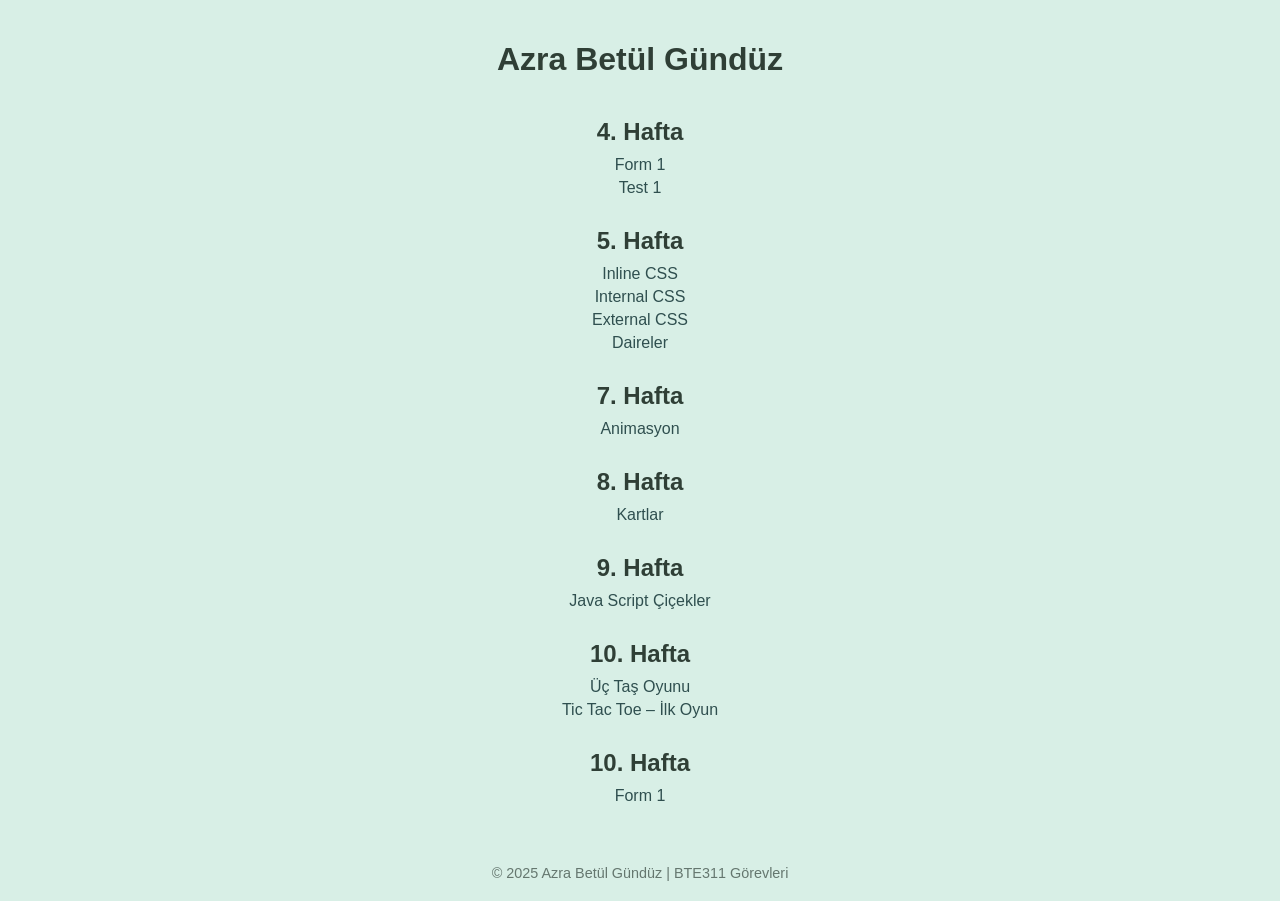
<file: index.html>
<!-- Updated at 2026-01-13 20:30 -->
<!DOCTYPE html>
<html lang="tr">
<head>
  <meta charset="UTF-8">
  <meta name="viewport" content="width=device-width, initial-scale=1.0">
  <title>Azra Betül Gündüz - BTE311 Görevleri</title>

  <style>

    body {
      background-color: #d8efe6;
      font-family: Arial, sans-serif;
      color: #2f3f36;
      margin: 0;
      padding: 20px;
      text-align: center; /* tüm içerik ortalı */
    }

    h1 {
      margin-bottom: 40px;
    }

    h2 {
      margin: 30px 0 10px 0;
    }

    nav ul {
      list-style-type: none; /* noktaları kaldır */
      padding: 0;
      margin: 0;
    }

    nav ul li {
      margin: 5px 0;
    }

    nav ul li a {
      text-decoration: none;
      color: #2f4f4f;
    }

    nav ul li a:hover {
      text-decoration: underline; /* hover basitçe altı çizilsin */
    }

    footer {
      margin-top: 60px;
      font-size: 0.9em;
      color: #65776f;
    }
  </style>
</head>
<body>

  <h1>Azra Betül Gündüz</h1>

  <h2>4. Hafta</h2>
  <nav>
    <ul>
      <li><a href="form1.html">Form 1</a></li>
      <li><a href="test1.html">Test 1</a></li>
    </ul>
  </nav>

  
  <h2>5. Hafta</h2>
  <nav>
    <ul>
      <li><a href="inlinecss.html">Inline CSS</a></li>
      <li><a href="internalcss.html">Internal CSS</a></li>
      <li><a href="externalcss.html">External CSS</a></li>
      <li><a href="daireler.html">Daireler</a></li>
    </ul>
  </nav>

  
  <h2>7. Hafta</h2>
  <nav>
    <ul>
      <li><a href="animasyon.html">Animasyon</a></li>
    </ul>
  </nav>
  
   <h2>8. Hafta</h2>
  <nav>
    <ul>
     <li><a href="ulkeler.html">Kartlar</a></li>
    </ul>
  </nav>

  <h2>9. Hafta</h2>
  <nav>
    <ul>
     <li><a href="Hafta%209/index.html">Java Script Çiçekler</a></li>
    </ul>
  </nav>

<h2>10. Hafta</h2>
<nav>
  <ul>
    <li><a href="oyunlar/duzenlenmis_oyun/index.html">
      Üç Taş Oyunu
    </a></li>

    <li><a href="oyunlar/ilk_oyun/index.html">
      Tic Tac Toe – İlk Oyun
    </a></li>
  </ul>
</nav>

  <h2>10. Hafta</h2>
  <nav>
    <ul>
      <li><a href="http://localhost/index.php">Form 1</a></li>
    </ul>
  </nav>


  <footer>
    © 2025 Azra Betül Gündüz | BTE311 Görevleri
  </footer>

</body>
</html>
</file>
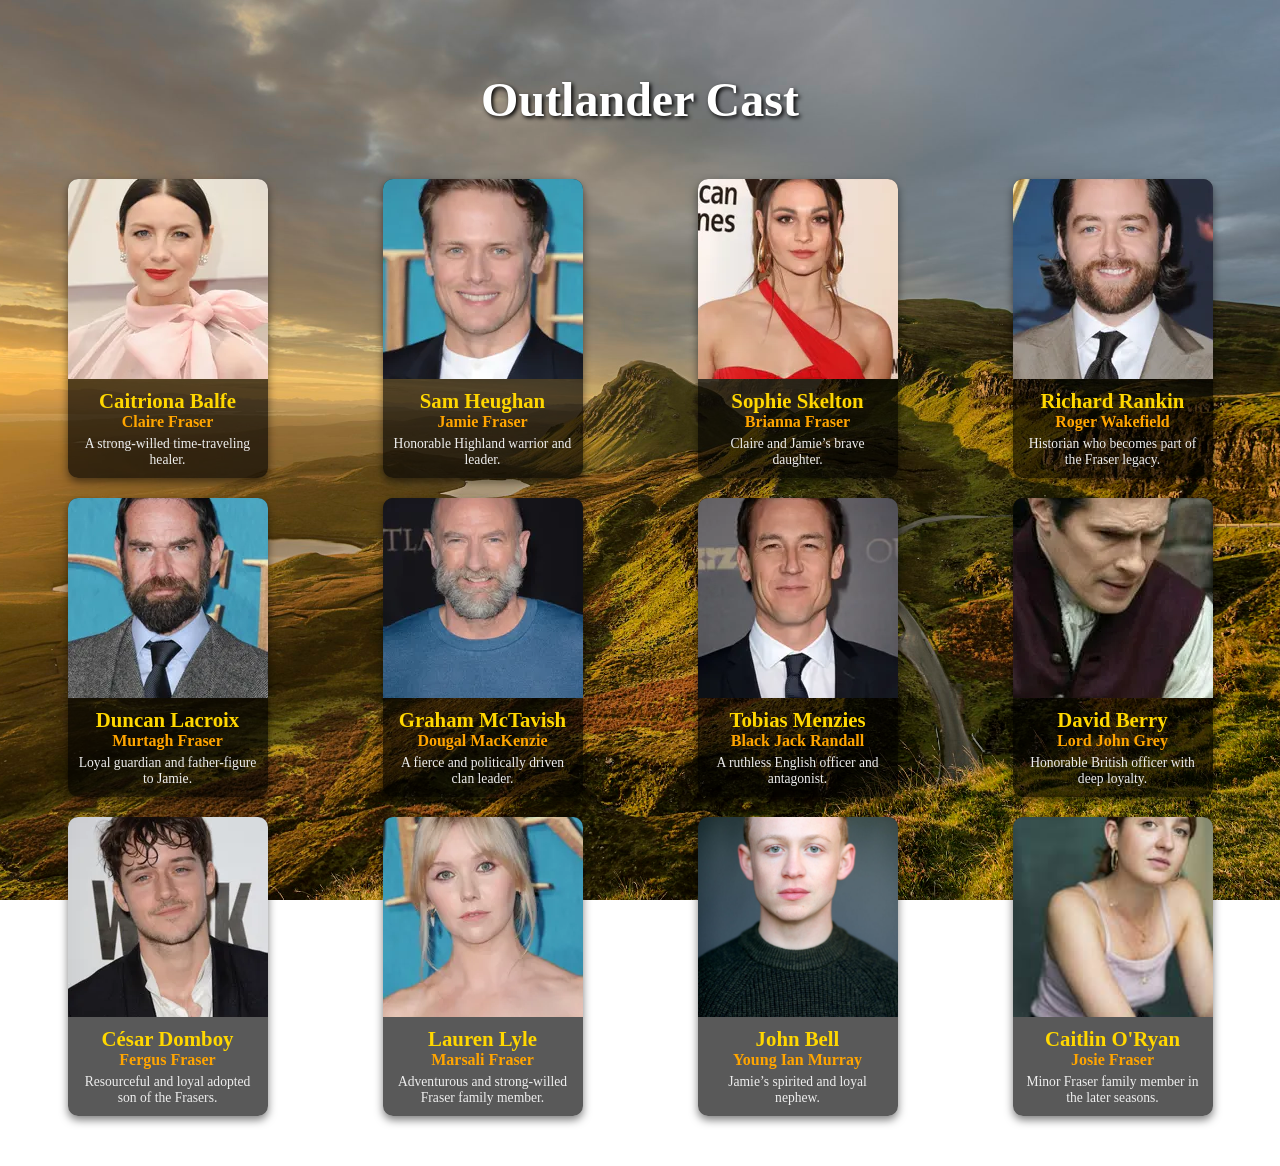
<file: hafta 8/index.html>
<!DOCTYPE html>
<html lang="en">
<head>
<meta charset="UTF-8">
<meta name="viewport" content="width=device-width, initial-scale=1.0">
<title>Outlander Cast</title>
<style>
body {
  margin: 0;
  font-family: 'Georgia', serif;
  background: url('scotland_wallpapers.jpeg') no-repeat center center fixed;
  background-size: cover;
  color: #fff;
}

h1 {
  text-align: center;
  padding: 40px 0 20px 0;
  text-shadow: 2px 2px 4px black;
  font-size: 3rem;
}

.container {
  display: grid;
  grid-template-columns: repeat(4, 1fr); /* 4 sütun */
  grid-auto-rows: auto;
  gap: 20px;
  padding: 0 20px 50px 20px;
  justify-items: center; /* ortala */
}

.card {
  background: rgba(0,0,0,0.65);
  border-radius: 10px;
  overflow: hidden;
  width: 200px;
  display: flex;
  flex-direction: column;
  text-align: center;
  box-shadow: 0 4px 8px rgba(0,0,0,0.5);
  transition: transform 0.3s;
}

.card:hover {
  transform: scale(1.05);
}

.card img {
  width: 100%;
  height: 200px; /* resim dolu alan */
  object-fit: cover;
  display: block;
}

.card h2 {
  margin: 10px 0 0 0;
  font-size: 1.3rem;
  color: #ffd700;
}

.card h3 {
  margin: 0 0 5px 0;
  font-size: 1rem;
  color: #ffa500;
}

.card p {
  margin: 0 10px 10px 10px;
  font-size: 0.85rem;
  color: #eee;
}
</style>
</head>
<body>

<h1>Outlander Cast</h1>

<div class="container">
  <div class="card">
    <img src="foti1.webp" alt="Caitriona Balfe">
    <h2>Caitriona Balfe</h2>
    <h3>Claire Fraser</h3>
    <p>A strong-willed time-traveling healer.</p>
  </div>

  <div class="card">
    <img src="foti2.webp" alt="Sam Heughan">
    <h2>Sam Heughan</h2>
    <h3>Jamie Fraser</h3>
    <p>Honorable Highland warrior and leader.</p>
  </div>

  <div class="card">
    <img src="foti3.webp" alt="Tobias Menzies">
    <h2>Sophie Skelton</h2>
    <h3>Brianna Fraser</h3>
    <p>Claire and Jamie’s brave daughter.</p>
  </div>

  <div class="card">
    <img src="foti4.webp" alt="Tobias Menzies">
    <h2>Richard Rankin</h2>
    <h3>Roger Wakefield</h3>
    <p>Historian who becomes part of the Fraser legacy.</p>
  </div>

  <div class="card">
    <img src="foti5.webp" alt="Duncan Lacroix">
    <h2>Duncan Lacroix</h2>
    <h3>Murtagh Fraser</h3>
    <p>Loyal guardian and father-figure to Jamie.</p>
  </div>

  <div class="card">
    <img src="foti9.webp" alt="Graham McTavish">
    <h2>Graham McTavish</h2>
    <h3>Dougal MacKenzie</h3>
    <p>A fierce and politically driven clan leader.</p>
  </div>

  <div class="card">
    <img src="foti7.webp" alt="Lotte Verbeek">
    <h2>Tobias Menzies</h2>
    <h3>Black Jack Randall</h3>
    <p>A ruthless English officer and antagonist.</p>
  </div>

  <div class="card">
    <img src="foti8.webp" alt="Laura Donnelly">
    <h2>David Berry</h2>
    <h3>Lord John Grey</h3>
    <p>Honorable British officer with deep loyalty.</p>
  </div>

  <div class="card">
    <img src="foti6.webp" alt="César Domboy">
    <h2>César Domboy</h2>
    <h3>Fergus Fraser</h3>
    <p>Resourceful and loyal adopted son of the Frasers.</p>
  </div>

  <div class="card">
    <img src="foti10.webp" alt="Richard Rankin">
    <h2>Lauren Lyle</h2>
    <h3>Marsali Fraser</h3>
    <p>Adventurous and strong-willed Fraser family member.</p>
  </div>

  <div class="card">
    <img src="foti11.jpg" alt="David Berry">
    <h2>John Bell</h2>
    <h3>Young Ian Murray</h3>
    <p>Jamie’s spirited and loyal nephew.</p>
  </div>

  <div class="card">
    <img src="foti12.jpeg" alt="Sophie Skelton">
    <h2>Caitlin O'Ryan</h2>
    <h3>Josie Fraser</h3>
    <p>Minor Fraser family member in the later seasons.</p>
  </div>
</div>

</body>
</html>
</file>
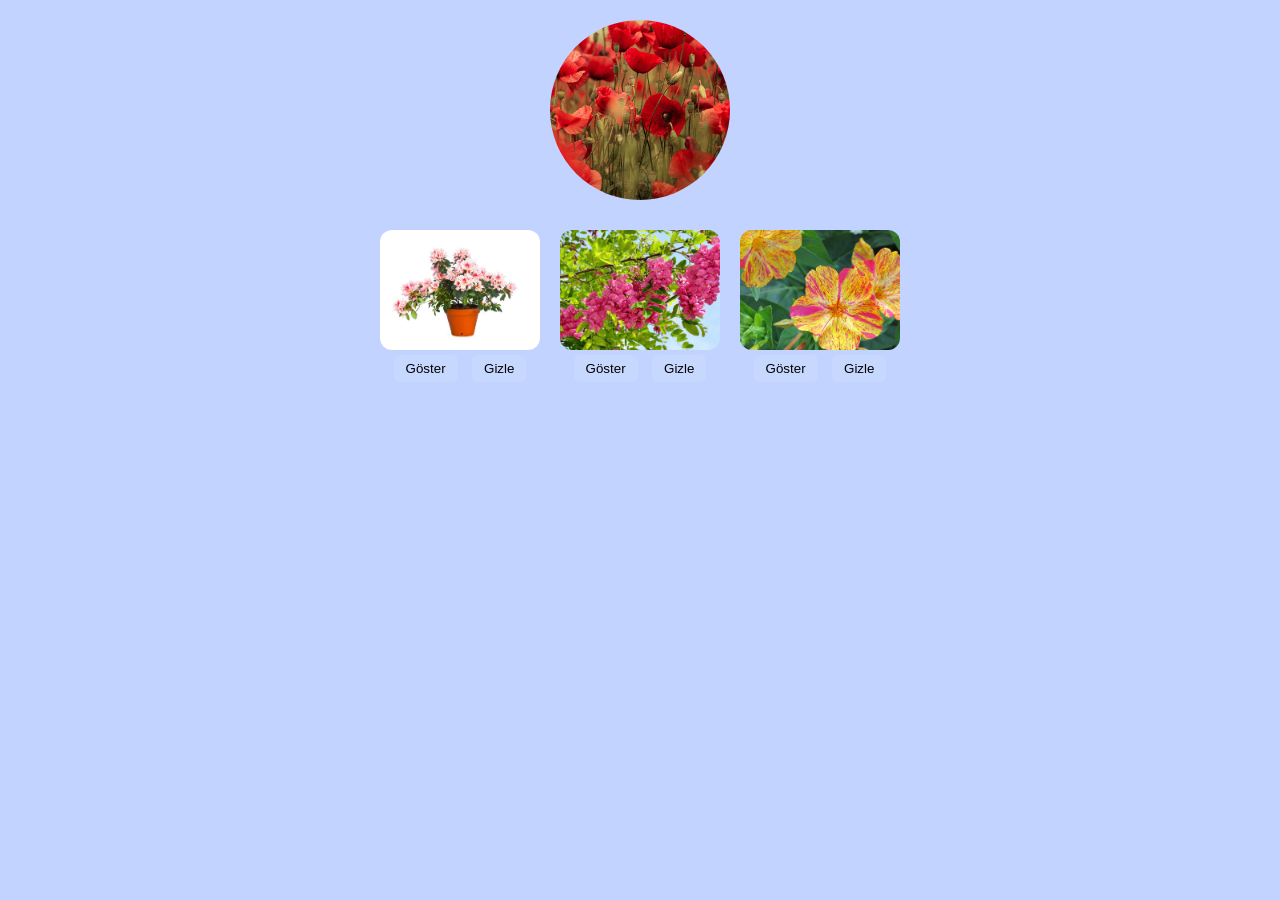
<file: Hafta 9/index.html>
<!DOCTYPE html>
<html lang="tr">
<head>
<meta charset="UTF-8">
<title>Çiçekler</title>

<style>
  body {
    margin: 0;
    padding: 20px;
    text-align: center;
    font-family: Arial;
    transition: background 0.5s;
  }

  /* Daire */
  #circle {
    width: 180px;
    height: 180px;
    border-radius: 50%;
    background: #f5c396;
    margin: 0 auto 30px;
    display: flex;
    justify-content: center;
    align-items: center;
    overflow: hidden;
  }

  /* Kutu düzeni */
  .box-container {
    display: flex;
    justify-content: center;
    gap: 20px;
  }

  .box {
    width: 160px;
    height: 120px;
    border-radius: 12px;
    background: #ffbfa3;
    overflow: hidden;
    display: flex;
    align-items: center;
    justify-content: center;
  }

  img {
    width: 100%;
    height: 100%;
    object-fit: cover;
  }

  button {
    margin: 5px;
    padding: 6px 12px;
    border: none;
    border-radius: 6px;
    background: #c7d8ff; 
    cursor: pointer;
  }

  button:hover {
    background: #a9c4ff;
  }
</style>
</head>

<body>

<div id="circle">
  <img id="circleImg" src="">
</div>

<div class="box-container">

  <div>
    <div class="box"><img id="img1" src="hafta9resimleri1.jpg"></div>
    <button onclick="toggle('img1', true)">Göster</button>
    <button onclick="toggle('img1', false)">Gizle</button>
  </div>

  <div>
    <div class="box"><img id="img2" src="hafta9resimleri2.jpg"></div>
    <button onclick="toggle('img2', true)">Göster</button>
    <button onclick="toggle('img2', false)">Gizle</button>
  </div>

  <div>
    <div class="box"><img id="img3" src="hafta9resimleri3.jpg"></div>
    <button onclick="toggle('img3', true)">Göster</button>
    <button onclick="toggle('img3', false)">Gizle</button>
  </div>

</div>

<script>

  /* --- Rastgele Arka Plan Renkleri --- */
  function randomBg() {
    const colors = [
      "#f2d0a9", // soft sıcak bej
      "#ffd6a5", // pastel turuncu
      "#ffb5a7", // pastel pembe
      "#d4e2d4", // soft yeşil
      "#c1d3fe", // pastel mavi
      "#e2c2b9"  // sıcak soft kahve
    ];
    document.body.style.background = colors[Math.floor(Math.random() * colors.length)];
  }

  /* --- Yuvarlak İçin 10 Resim --- */
  const circleImages = [
    "hafta9resimleri1.jpg",
    "hafta9resimleri2.jpg",
    "hafta9resimleri3.jpg",
    "hafta9resimleri4.jpg",
    "hafta9resimleri5.jpg",
    "hafta9resimleri6.jpg",
    "hafta9resimleri7.jpg",
    "hafta9resimleri8.jpg",
    "hafta9resimleri9.jpg",
    "hafta9resimleri10.jpg"
  ];

  function randomCircleImg() {
    const pick = Math.floor(Math.random() * circleImages.length);
    document.getElementById("circleImg").src = circleImages[pick];
  }

  /* Göster / Gizle */
  function toggle(id, show) {
    document.getElementById(id).style.display = show ? "block" : "none";
  }

  /* Sayfa açılır açılmaz çalışsın */
  randomBg();
  randomCircleImg();

</script>

</body>
</html>
</file>
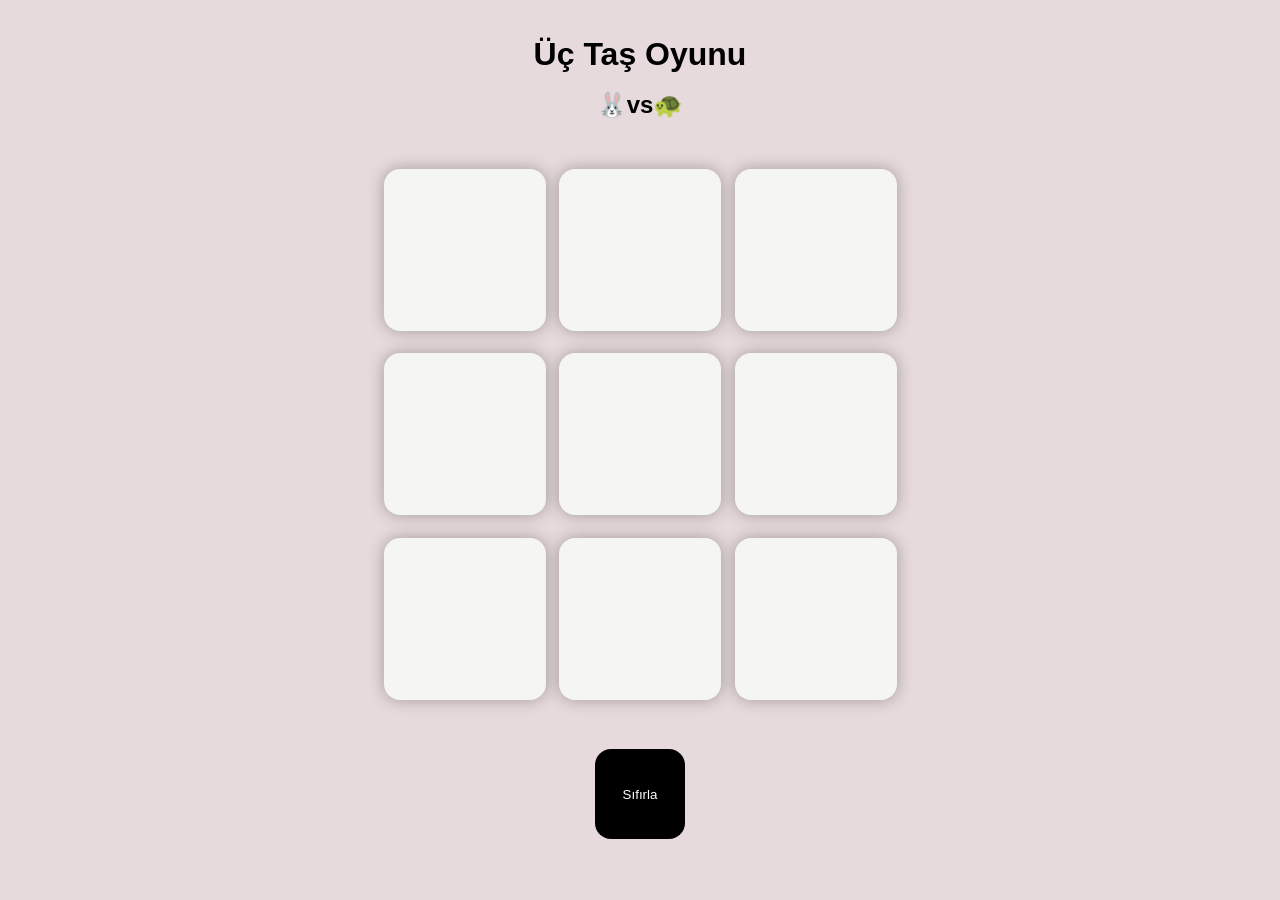
<file: oyunlar/duzenlenmis_oyun/index.html>
<!DOCTYPE html>
<html lang="tr">
<head>
    <meta charset="UTF-8">
    <meta name="viewport" content="width=device-width, initial-scale=1.0">
    <title>Üç Taş Oyunu</title>

    <!-- DOĞRU CSS BURADA -->
    <link rel="stylesheet" href="uctas.css">
</head>
<body>

    <div class="msg-container hide">
        <p id="msg">Kazanan</p>
        <button id="new-btn">Yeni Oyun</button>
    </div>

    <main>
        <br>
        <br>
        <h1>Üç Taş Oyunu</h1>
        <br>
        <h2>🐰vs🐢</h2>

        <div class="container">
            <div class="game">
                <button class="box"></button>
                <button class="box"></button>
                <button class="box"></button>
                <button class="box"></button>
                <button class="box"></button>
                <button class="box"></button>
                <button class="box"></button>
                <button class="box"></button>
                <button class="box"></button>
            </div>
        </div>

        <button id="reset-btn">Sıfırla</button>
    </main>

    <!-- DOĞRU JS BURADA -->
    <script src="uctas.js"></script>

</body>
</html>
</file>
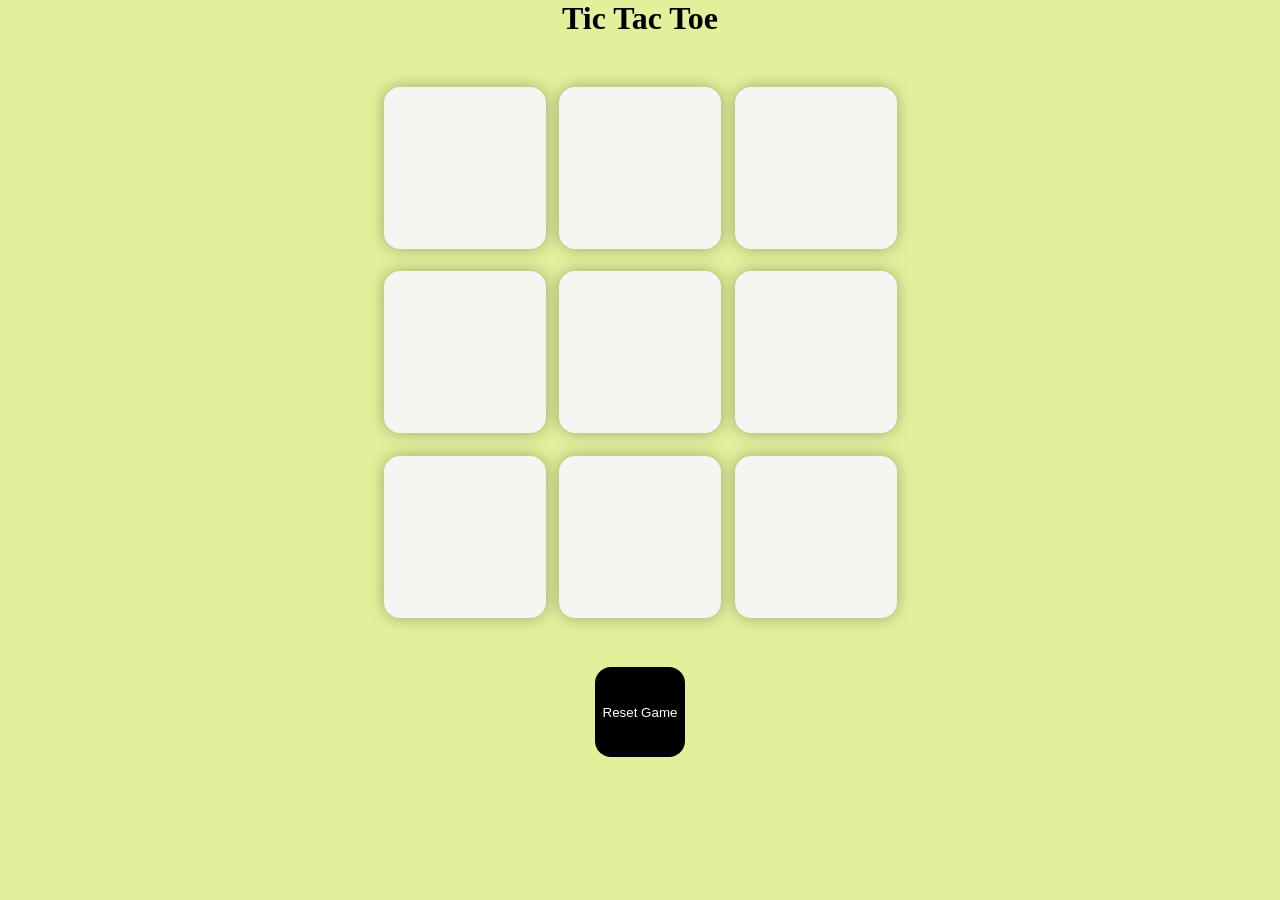
<file: oyunlar/ilk_oyun/index.html>
<!DOCTYPE html>
<html lang="en">
<head>
    <meta charset="UTF-8">
    <meta name="viewport" content="width=device-width, initial-scale=1.0">
    <title>TIC-TAC-TOE</title>
    <link rel="stylesheet" href="tictactoe.css">
</head>
<body>
    <div class="msg-container hide">
        <p id="msg">Winner</p>
        <button id="new-btn">New Game</button>
        
    </div>
    <main >
        <h1>Tic Tac Toe</h1>
        <div class="container">
            <div class="game">
                <button class="box"></button>
                <button class="box"></button>
                <button class="box"></button>
                <button class="box"></button>
                <button class="box"></button>
                <button class="box"></button>
                <button class="box"></button>
                <button class="box"></button>
                <button class="box"></button>
            </div> 
        </div>
        <button id="reset-btn">Reset Game</button>
    </main>
<script src="tictactoe.js"></script>
</body>
</html>
</file>
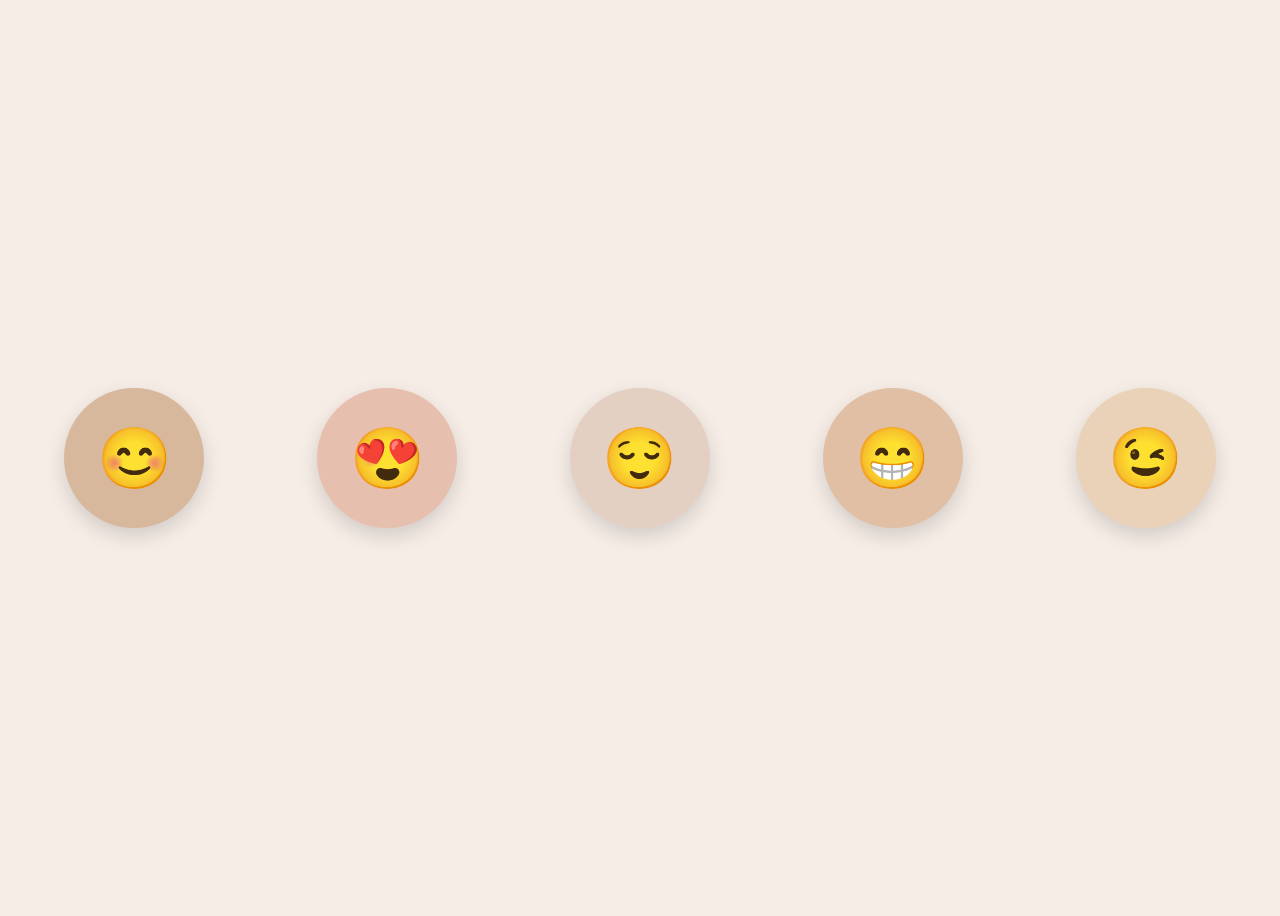
<file: animasyon.html>
<!DOCTYPE html>
<html lang="tr">
<head>
<meta charset="UTF-8">
<meta name="viewport" content="width=device-width, initial-scale=1.0">
<title>BTE311 Animasyon Görevi</title>
<style>
body {
  background: #f6ede7;
  display: flex;
  justify-content: space-around;
  align-items: center;
  height: 100vh;
  flex-wrap: wrap;
  font-family: 'Segoe UI Emoji', 'Arial', sans-serif;
}

/* Genel top stili */
.ball {
  width: 140px;
  height: 140px;
  border-radius: 50%;
  display: flex;
  justify-content: center;
  align-items: center;
  font-size: 60px;
  position: relative;
  color: #fff;
  box-shadow: 0 8px 20px rgba(0,0,0,0.15);
}

/* Yukarı Aşağı Giden */
.bounce {
  background-color: #d7b89c;
  animation: upDown 3s ease-in-out infinite alternate;
}
@keyframes upDown {
  from { top: 0; }
  to { top: 150px; }
}

/* Büyüyüp Küçülen ve Rengi Değişen */
.scaleColor {
  background-color: #e7bfae;
  animation: growColor 3s ease-in-out infinite alternate;
}
@keyframes growColor {
  0% { transform: scale(1); background-color: #e7bfae; }
  25% { background-color: #d9a688; }
  50% { transform: scale(1.4); background-color: #f3c7b3; }
  75% { background-color: #d39e85; }
  100% { transform: scale(1); background-color: #e7bfae; }
}

/* Transparanlığı Azalan-Artan */
.fade {
  background-color: #e4cfc3;
  animation: fadeInOut 3s ease-in-out infinite alternate;
}
@keyframes fadeInOut {
  0% { opacity: 1; }
  50% { opacity: 0.3; }
  100% { opacity: 1; }
}

/* Sağa Sola Giden */
.leftRight {
  background-color: #e0bfa5;
  animation: moveLR 4s ease-in-out infinite alternate;
}
@keyframes moveLR {
  0% { left: 0; }
  100% { left: 200px; }
}

/* Dönen */
.spin {
  background-color: #e9d2b8;
  animation: rotate 4s linear infinite;
}
@keyframes rotate {
  from { transform: rotate(0deg); }
  to { transform: rotate(360deg); }
}
</style>
</head>
<body>

<div class="ball bounce">😊</div>
<div class="ball scaleColor">😍</div>
<div class="ball fade">😌</div>
<div class="ball leftRight">😁</div>
<div class="ball spin">😉</div>

</body>
</html>
</file>
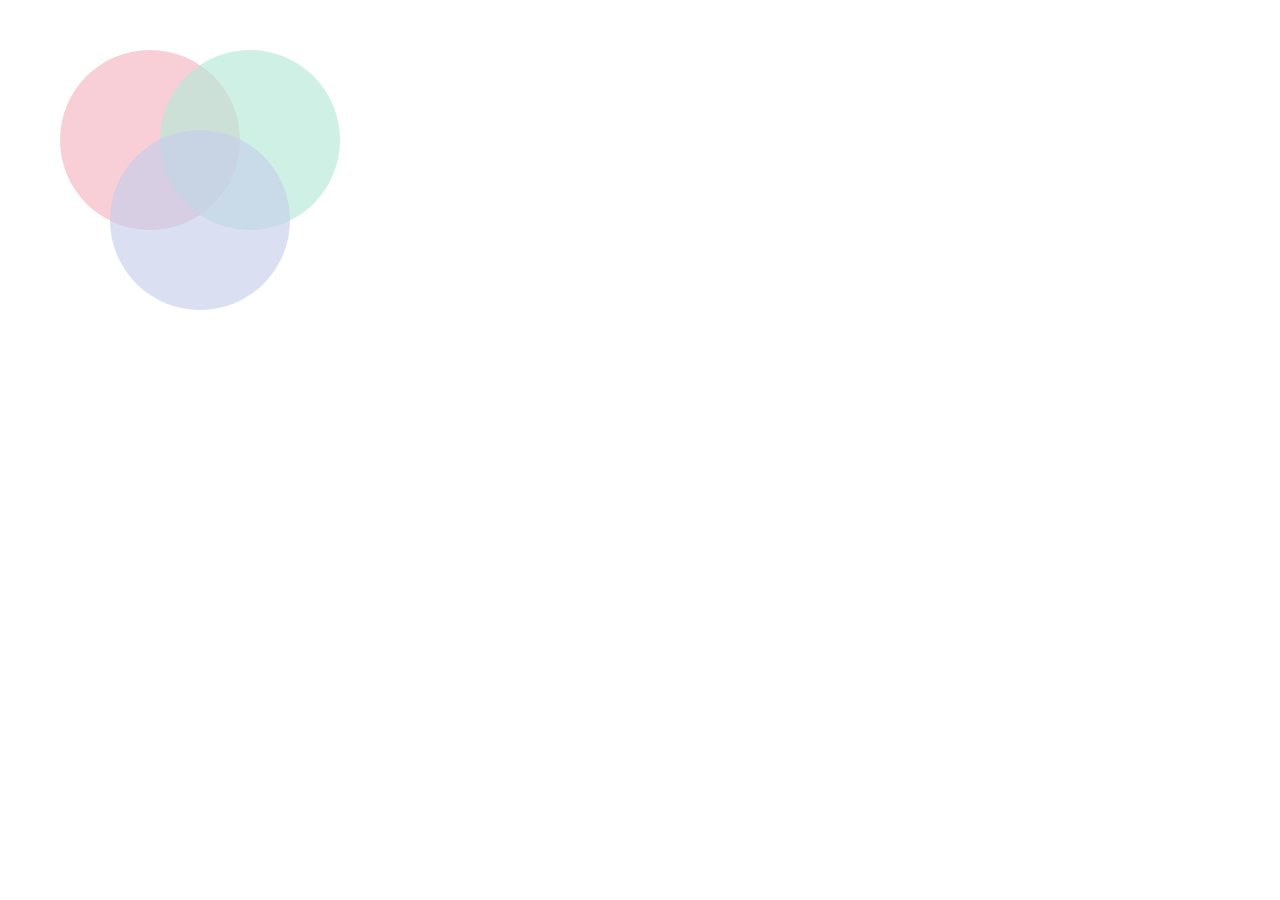
<file: daireler.html>
<!DOCTYPE html>
<html lang="tr">
<head>
  <meta charset="UTF-8">
  <meta name="viewport" content="width=device-width, initial-scale=1.0">
  <title>Venn Şeması</title>
  <style>
    
    .daire {
      position: absolute;
      border-radius: 50%;
      opacity: 0.65;
      width: 180px;
      height: 180px;
    }

    #daire1 {
      background-color: #f4b6c2;
      top: 50px;
      left: 60px;
    }

    #daire2 {
      background-color: #b5ead7;
      top: 50px;
      left: 160px;
    }

    #daire3 {
      background-color: #c7ceea;
      top: 130px;
      left: 110px;
    }
  </style>
</head>
<body>
  <div class="daire-container">
    <div class="daire" id="daire1"></div>
    <div class="daire" id="daire2"></div>
    <div class="daire" id="daire3"></div>
  </div>
</body>
</html>
</file>
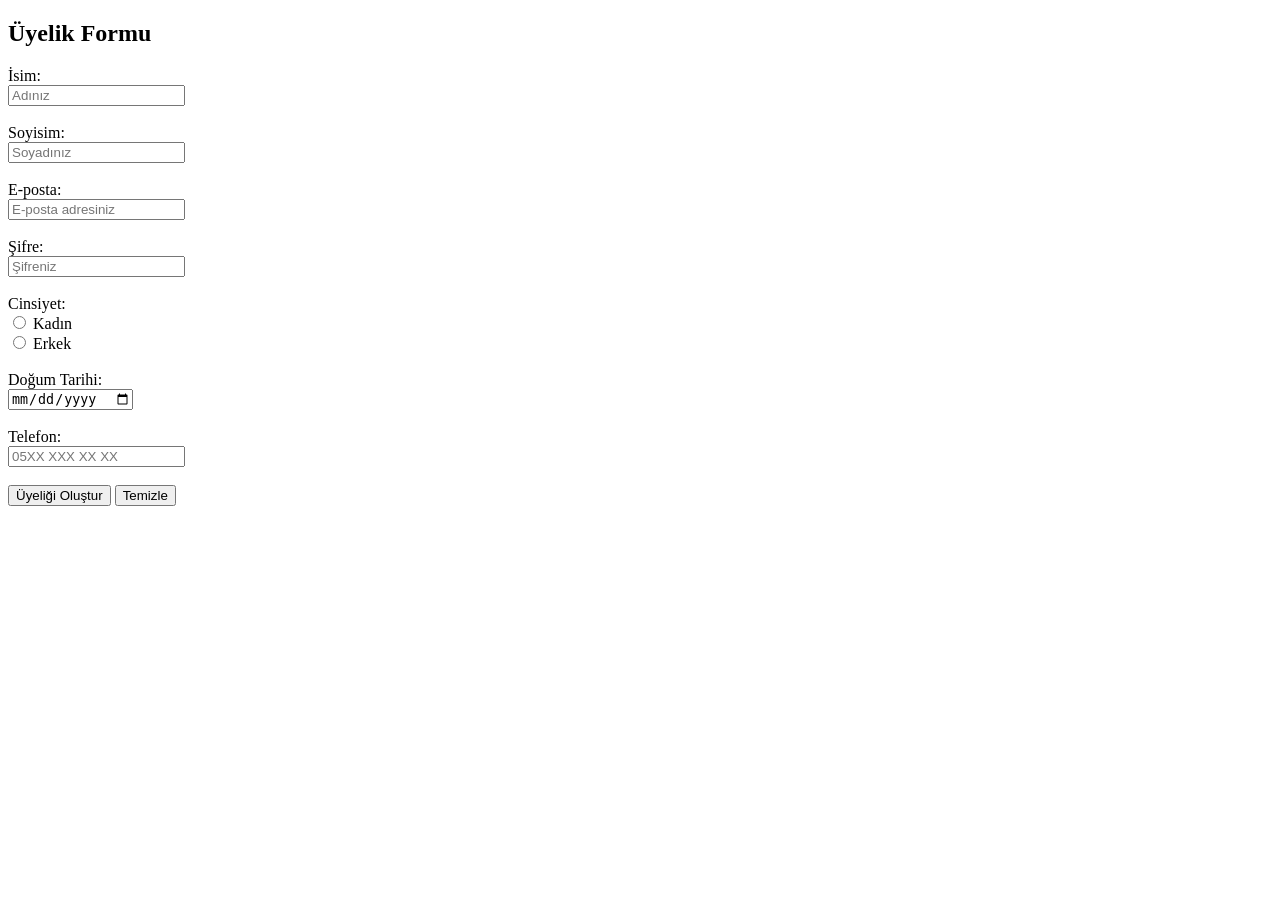
<file: form1.html>
<!DOCTYPE html>
<html lang="tr">
<head>
    <meta charset="UTF-8">
    <title>Üyelik Formu</title>
</head>
<body>

    <h2>Üyelik Formu</h2>

    <form>
        <label for="isim">İsim:</label><br>
        <input type="text" id="isim" name="isim" placeholder="Adınız" required><br><br>

        <label for="soyisim">Soyisim:</label><br>
        <input type="text" id="soyisim" name="soyisim" placeholder="Soyadınız" required><br><br>

        <label for="email">E-posta:</label><br>
        <input type="email" id="email" name="email" placeholder="E-posta adresiniz" required><br><br>

        <label for="sifre">Şifre:</label><br>
        <input type="password" id="sifre" name="sifre" placeholder="Şifreniz" required><br><br>

        <label>Cinsiyet:</label><br>
        <input type="radio" id="kadin" name="cinsiyet" value="kadin" required>
        <label for="kadin">Kadın</label><br>
        <input type="radio" id="erkek" name="cinsiyet" value="erkek">
        <label for="erkek">Erkek</label><br><br>

        <label for="dogum">Doğum Tarihi:</label><br>
        <input type="date" id="dogum" name="dogum" required><br><br>

        <label for="telefon">Telefon:</label><br>
        <input type="tel" id="telefon" name="telefon" placeholder="05XX XXX XX XX"><br><br>

        <input type="submit" value="Üyeliği Oluştur">
        <input type="reset" value="Temizle">
    </form>

</body>
</html>
</file>
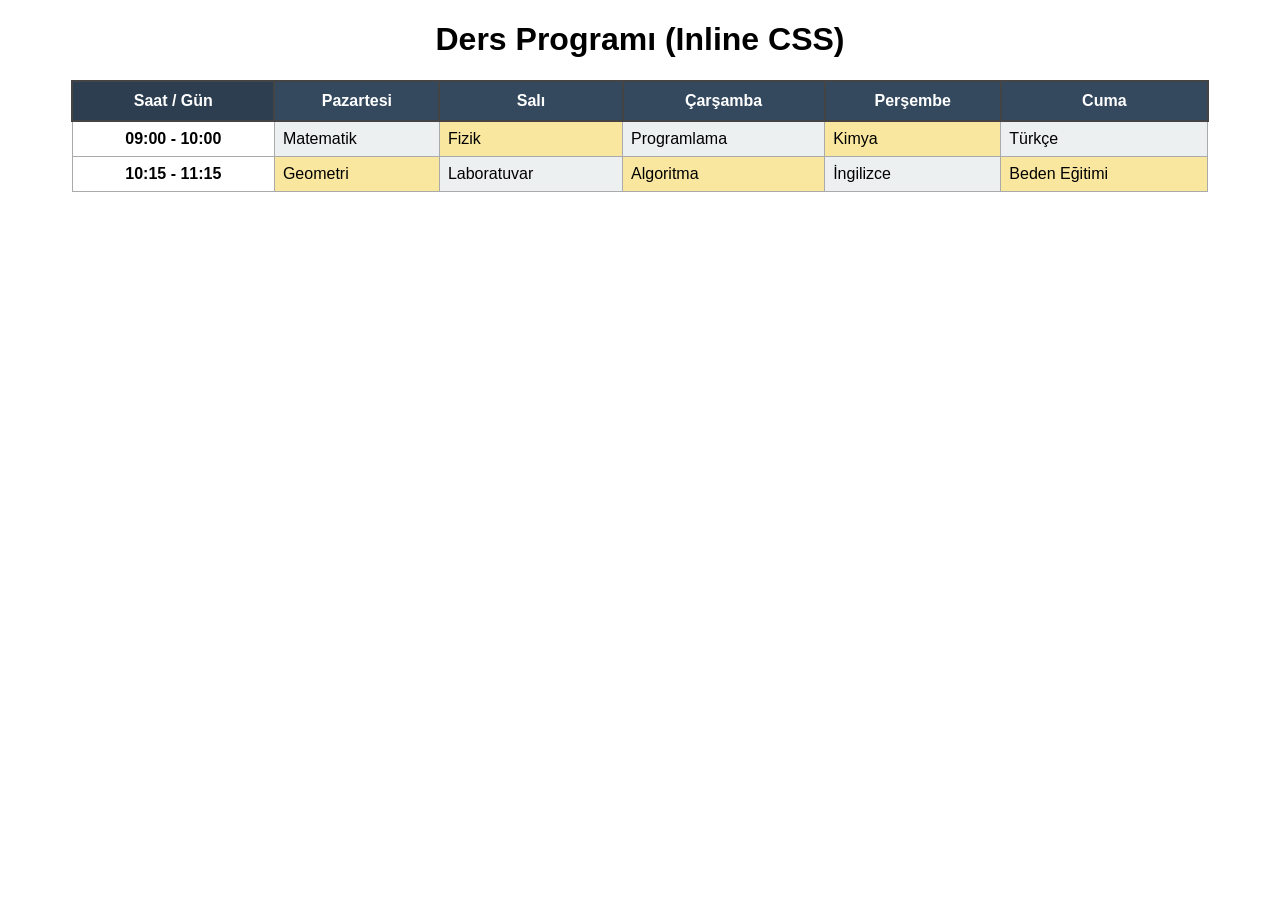
<file: inlinecss.html>
<!doctype html>
<html lang="tr">
<head>
  <meta charset="utf-8" />
  <title>Ders Programı - Inline CSS</title>
</head>
<body>
  <h1 style="text-align:center; font-family:Arial, sans-serif;">Ders Programı (Inline CSS)</h1>

  <table style="width:90%; margin:20px auto; border-collapse:collapse; font-family:Arial, sans-serif;">
    <thead>
      <tr>
        <th style="border:2px solid #444; padding:10px; background:#2c3e50; color:#fff;">Saat / Gün</th>
        <th style="border:2px solid #444; padding:10px; background:#34495e; color:#fff;">Pazartesi</th>
        <th style="border:2px solid #444; padding:10px; background:#34495e; color:#fff;">Salı</th>
        <th style="border:2px solid #444; padding:10px; background:#34495e; color:#fff;">Çarşamba</th>
        <th style="border:2px solid #444; padding:10px; background:#34495e; color:#fff;">Perşembe</th>
        <th style="border:2px solid #444; padding:10px; background:#34495e; color:#fff;">Cuma</th>
      </tr>
    </thead>
    <tbody>
      <tr>
        <td style="border:1px solid #aaa; padding:8px; text-align:center; font-weight:bold;">09:00 - 10:00</td>
        <td style="border:1px solid #aaa; padding:8px; background:#ecf0f1;">Matematik</td>
        <td style="border:1px solid #aaa; padding:8px; background:#f9e79f;">Fizik</td>
        <td style="border:1px solid #aaa; padding:8px; background:#ecf0f1;">Programlama</td>
        <td style="border:1px solid #aaa; padding:8px; background:#f9e79f;">Kimya</td>
        <td style="border:1px solid #aaa; padding:8px; background:#ecf0f1;">Türkçe</td>
      </tr>
      <tr>
        <td style="border:1px solid #aaa; padding:8px; text-align:center; font-weight:bold;">10:15 - 11:15</td>
        <td style="border:1px solid #aaa; padding:8px; background:#f9e79f;">Geometri</td>
        <td style="border:1px solid #aaa; padding:8px; background:#ecf0f1;">Laboratuvar</td>
        <td style="border:1px solid #aaa; padding:8px; background:#f9e79f;">Algoritma</td>
        <td style="border:1px solid #aaa; padding:8px; background:#ecf0f1;">İngilizce</td>
        <td style="border:1px solid #aaa; padding:8px; background:#f9e79f;">Beden Eğitimi</td>
      </tr>
    </tbody>
  </table>
</body>
</html>
</file>
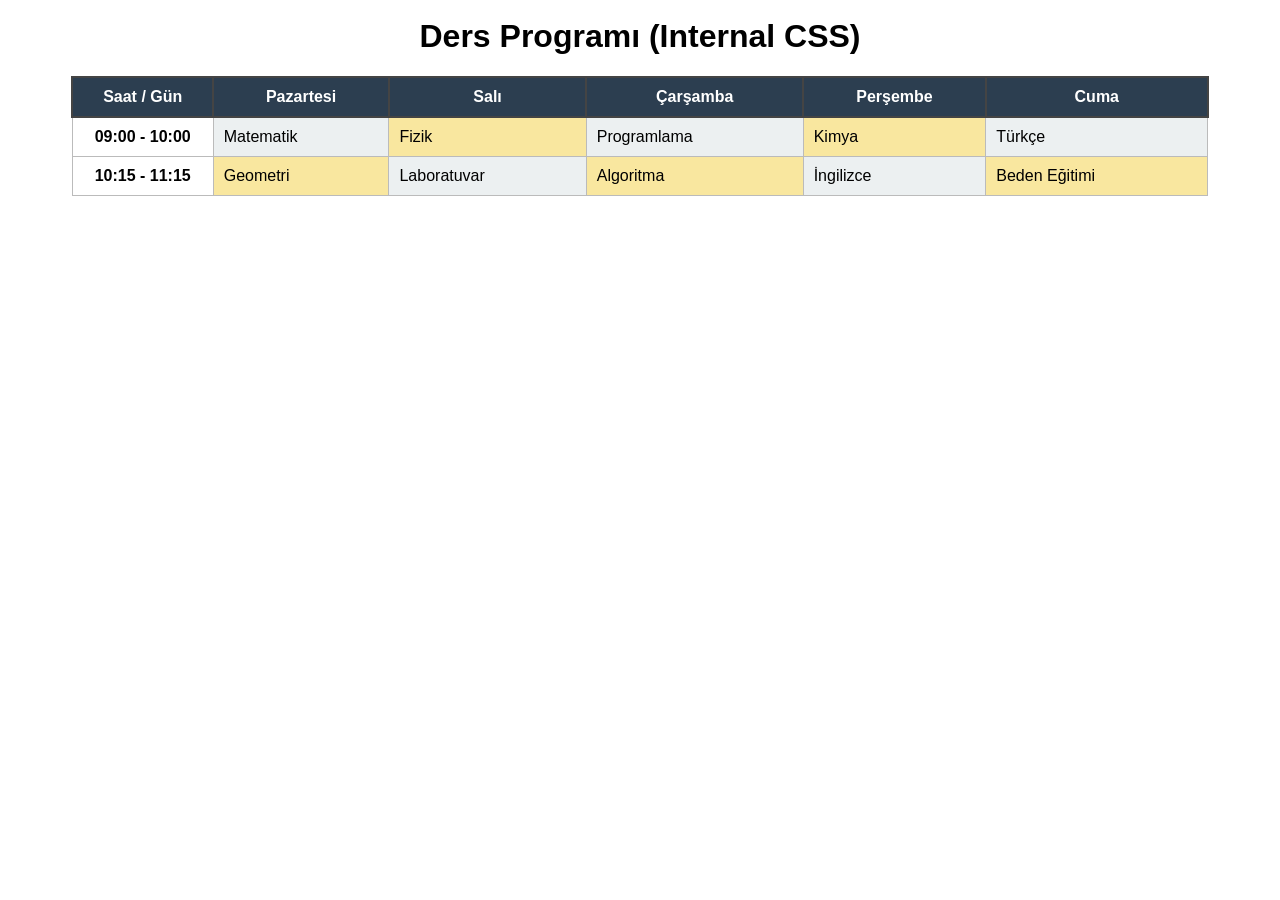
<file: internal.html>
<!doctype html>
<html lang="tr">
<head>
  <meta charset="utf-8" />
  <title>Ders Programı - Internal CSS</title>
  <style>
    body { font-family: "Segoe UI", Tahoma, Arial, sans-serif; }
    h1 { text-align:center; margin-top:18px; }
    .schedule { width:90%; margin:20px auto; border-collapse:collapse; }
    .schedule th, .schedule td { border:1px solid #bbb; padding:10px; }
    .schedule thead th { background:#2c3e50; color:white; border:2px solid #444; }
    .alt1 { background:#ecf0f1; }
    .alt2 { background:#f9e79f; }
    .time-col { text-align:center; font-weight:bold; width:120px; background:#fff; }
    @media (max-width:600px) {
      .schedule { font-size:14px; }
    }
  </style>
</head>
<body>
  <h1>Ders Programı (Internal CSS)</h1>

  <table class="schedule" aria-label="Ders programı">
    <thead>
      <tr>
        <th>Saat / Gün</th>
        <th>Pazartesi</th><th>Salı</th><th>Çarşamba</th><th>Perşembe</th><th>Cuma</th>
      </tr>
    </thead>
    <tbody>
      <tr>
        <td class="time-col">09:00 - 10:00</td>
        <td class="alt1">Matematik</td>
        <td class="alt2">Fizik</td>
        <td class="alt1">Programlama</td>
        <td class="alt2">Kimya</td>
        <td class="alt1">Türkçe</td>
      </tr>
      <tr>
        <td class="time-col">10:15 - 11:15</td>
        <td class="alt2">Geometri</td>
        <td class="alt1">Laboratuvar</td>
        <td class="alt2">Algoritma</td>
        <td class="alt1">İngilizce</td>
        <td class="alt2">Beden Eğitimi</td>
      </tr>
    </tbody>
  </table>
</body>
</html>
</file>
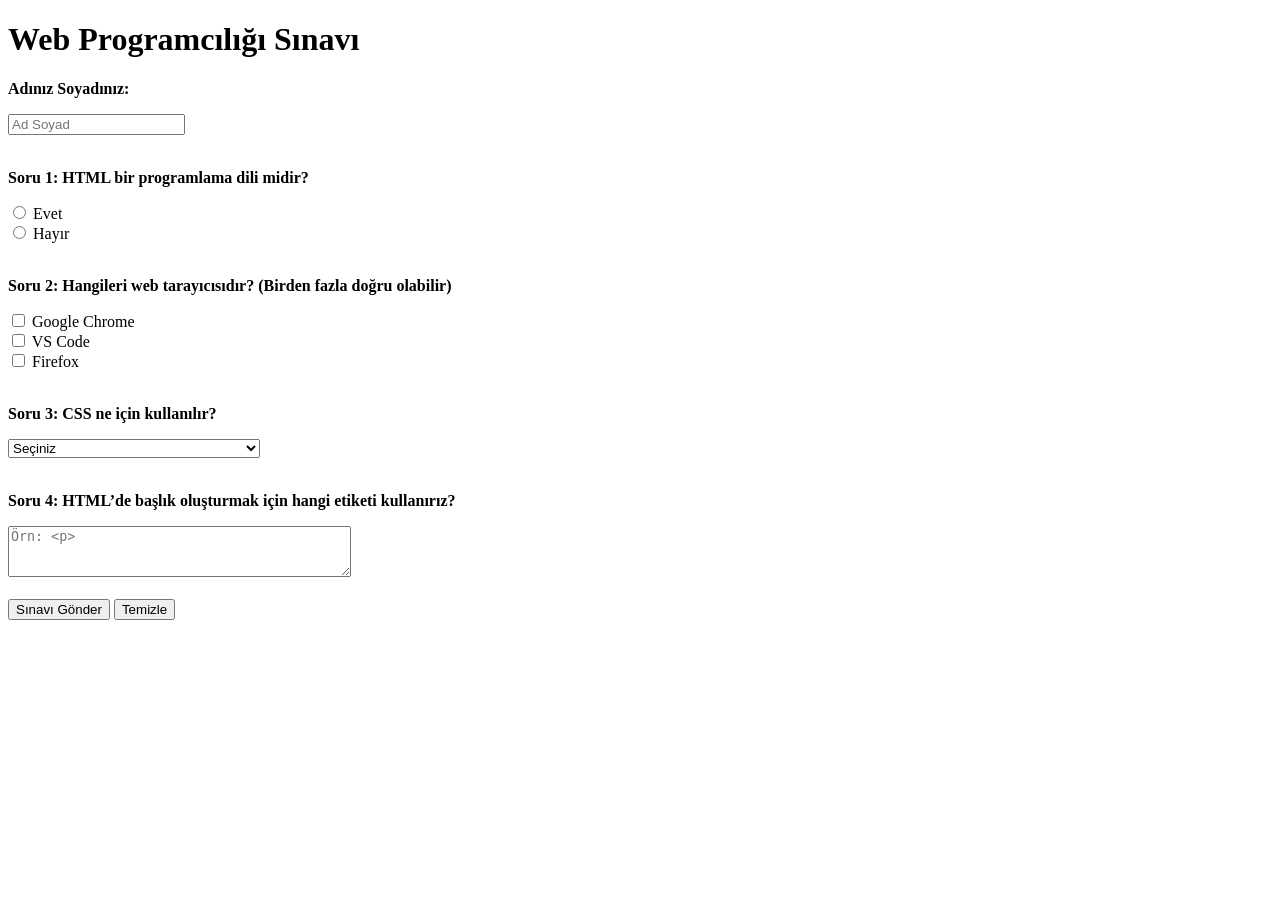
<file: test1.html>
<!DOCTYPE html>
<html lang="tr">
<head>
    <meta charset="UTF-8">
    <title>Web Programcılığı Testi</title>
</head>
<body>

    <h1>Web Programcılığı Sınavı</h1>
    
    <form>

        
        <p><b>Adınız Soyadınız:</b></p>
        <input type="text" name="ogrenci_ad" placeholder="Ad Soyad" required>
        <br><br>

        <p><b>Soru 1: HTML bir programlama dili midir?</b></p>
        <input type="radio" name="soru1" value="evet" required> Evet<br>
        <input type="radio" name="soru1" value="hayir"> Hayır
        <br><br>

        <p><b>Soru 2: Hangileri web tarayıcısıdır? (Birden fazla doğru olabilir)</b></p>
        <input type="checkbox" name="tarayici1" value="chrome"> Google Chrome<br>
        <input type="checkbox" name="tarayici2" value="vscode"> VS Code<br>
        <input type="checkbox" name="tarayici3" value="firefox"> Firefox<br><br>

        <p><b>Soru 3: CSS ne için kullanılır?</b></p>
        <select name="soru3" required>
            <option value="">Seçiniz</option>
            <option value="stil">Stil vermek için (Renk, Yazı Tipi, vb.)</option>
            <option value="yapi">Sayfa yapısı için (Başlık, Paragraf, vb.)</option>
        </select>
        <br><br>
        
        <p><b>Soru 4: HTML’de başlık oluşturmak için hangi etiketi kullanırız?</b></p>
        <textarea name="soru4" rows="3" cols="40" placeholder="Örn: &lt;p&gt;"></textarea> 
        <br><br>

        <input type="submit" value="Sınavı Gönder">
        <input type="reset" value="Temizle">
    </form>

</body>
</html>
</file>
<file: oyunlar/duzenlenmis_oyun/uctas.css>
* {
    padding: 0;
    margin: 0;
}

body {
    background-color: #e7dadd; /* soft gri-pembe nude */
    text-align: center;
    font-family: Arial, sans-serif;
}

.container {
    height: 70vh;
    display: flex;
    align-items: center;
    justify-content: center;
}

.game {
    height: 60vmin;
    width: 60vmin;
    display: flex;
    flex-wrap: wrap;
    align-items: center;
    gap: 1.5vmin;
    justify-content: center;
}

.box {
    height: 18vmin;
    width: 18vmin;
    border-radius: 1rem;
    border: none;
    box-shadow: 0 0 1rem rgba(0,0,0,0.3);
    font-size: 8vmin;
    color: #b0413e;
    background-color: #F5F5F2;
}

#reset-btn {
    background-color: black;
    color: white;
    border-radius: 1rem;
    border: none;
    height: 10vmin;
    width: 10vmin;
    cursor: pointer;
}

#new-btn {
    padding: 1rem;
    font-size: 1.25rem;
    background-color: #191913;
    color: white;
    border-radius: 1rem;
    border: none;
    cursor: pointer;
}

.msg-container {
    height: 100vmin;
    gap: 4rem;
    flex-direction: column;
    align-items: center;
    justify-content: center;
    display: flex;
}

.hide {
    display: none;
}

#msg {
    color: black;
    font-size: 5vmin;
}
</file>
<file: oyunlar/ilk_oyun/tictactoe.css>
*{
    padding: 0;
    margin: 0;
}

body{
    background-color:#E3F09B;
    text-align: center;
}

.container{
    height: 70vh;
    display: flex;
    align-items: center;
    justify-content: center;
}

.game{
    height: 60vmin;
    width: 60vmin;
    display: flex;
    flex-wrap: wrap;
    align-items: center;
    gap: 1.5vmin;
    justify-content: center;
}
.box{
    height: 18vmin;
    width: 18vmin;
    border-radius: 1rem;
    border:none;
    box-shadow: 0 0 1rem rgba(0,0,0,0.3);
    font-size: 8vmin;
    color:#b0413e;
    background-color: #F5F5F2;
}
#reset-btn{
    background-color: black;
    color: white;
    border-radius: 1rem;
    border:none;
    /* height: 100px;
    width: 150px; */
     height: 10vmin;
    width: 10vmin;
}
#new-btn{
    padding: 1rem;
    font-size: 1.25rem;
    background-color: #191913;
    color: white;
    border-radius: 1rem;
    border: none;
    
}
.msg-container{
    height:100vmin;
    gap:4rem;
    flex-direction: column;
    align-items: center;
    justify-content: center;
    display: flex;

}
.hide{
    display: none;
}
#msg{
    color:black ;
    font-size: 5vmin;
}
</file>
